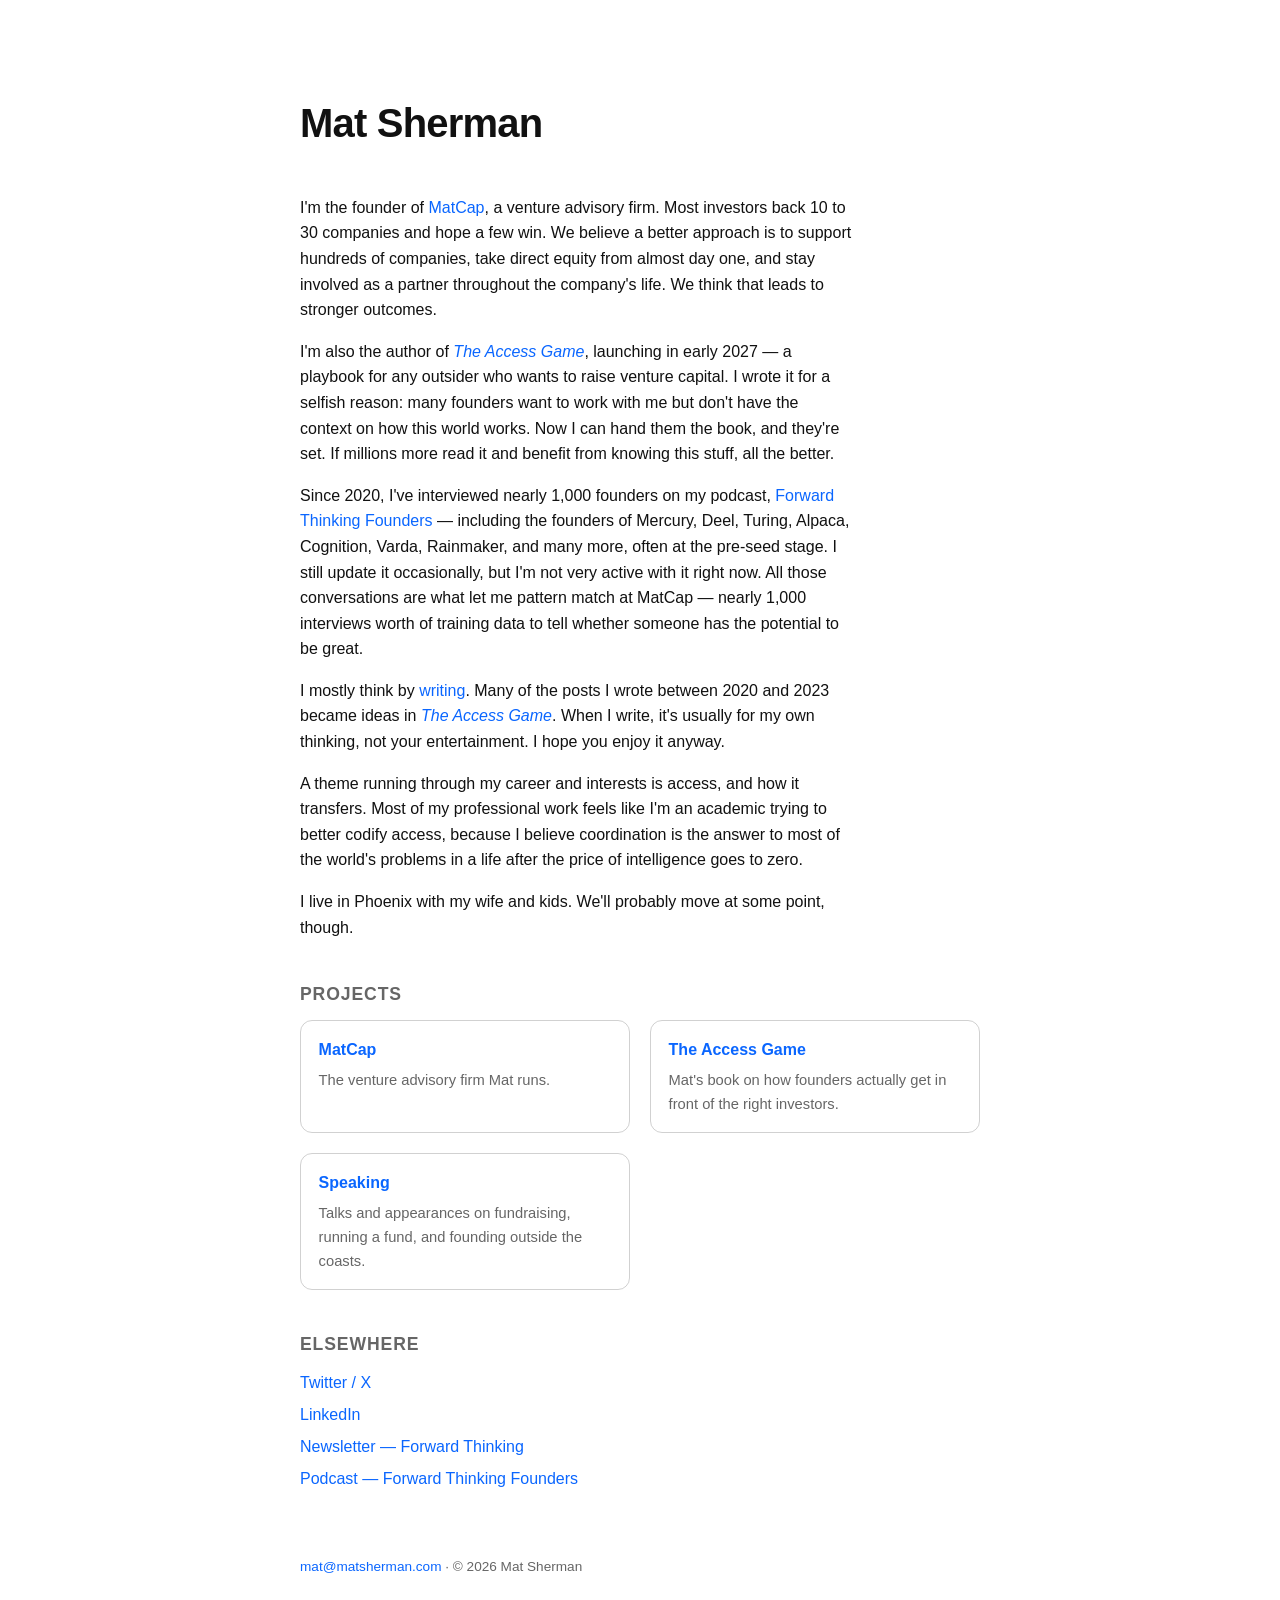
<file: index.html>
<!doctype html>
<html lang="en">
<head>
  <meta charset="UTF-8">
  <meta name="viewport" content="width=device-width, initial-scale=1.0">
  <title>Mat Sherman</title>
  <meta name="description" content="Mat Sherman — founder of MatCap, a venture advisory firm, and author of The Access Game, a playbook for outsiders raising venture capital.">
  <link rel="stylesheet" href="style.css">
</head>
<body>
  <main>
    <header class="hero">
      <h1>Mat Sherman</h1>
    </header>

    <section id="about">
      <p>
        I'm the founder of <a href="/matcap/">MatCap</a>, a venture advisory
        firm. Most investors back 10 to 30 companies and hope a few win. We
        believe a better approach is to support hundreds of companies, take
        direct equity from almost day one, and stay involved as a partner
        throughout the company's life. We think that leads to stronger
        outcomes.
      </p>
      <p>
        I'm also the author of <em><a href="/book/">The Access Game</a></em>,
        launching in early 2027 — a playbook for any outsider who wants to
        raise venture capital. I wrote it for a selfish reason: many founders
        want to work with me but
        don't have the context on how this world works. Now I can hand them
        the book, and they're set. If millions more read it and benefit from
        knowing this stuff, all the better.
      </p>
      <p>
        Since 2020, I've interviewed nearly 1,000 founders on my podcast,
        <a href="https://ftf.matsherman.com">Forward Thinking Founders</a> —
        including the founders of Mercury, Deel, Turing, Alpaca, Cognition,
        Varda, Rainmaker, and many more, often at the pre-seed stage. I still
        update it occasionally, but I'm not very active with it right now.
        All those conversations are what let me pattern match at MatCap — nearly 1,000
        interviews worth of training data to tell whether someone has the
        potential to be great.
      </p>
      <p>
        I mostly think by
        <a href="https://forwardthinking.substack.com">writing</a>. Many of
        the posts I wrote between 2020 and 2023 became ideas in
        <em><a href="/book/">The Access Game</a></em>. When I write, it's
        usually for my own thinking, not your entertainment. I hope you enjoy
        it anyway.
      </p>
      <p>
        A theme running through my career and interests is access, and how it
        transfers. Most of my professional work feels like I'm an academic
        trying to better codify access, because I believe coordination is the
        answer to most of the world's problems in a life after the price of
        intelligence goes to zero.
      </p>
      <p>
        I live in Phoenix with my wife and kids. We'll probably move at some
        point, though.
      </p>
    </section>

    <section id="projects">
      <h2>Projects</h2>
      <ul class="topic-list">
        <li>
          <h3><a href="/matcap/">MatCap</a></h3>
          <p>The venture advisory firm Mat runs.</p>
        </li>
        <li>
          <h3><a href="/book/">The Access Game</a></h3>
          <p>Mat's book on how founders actually get in front of the right investors.</p>
        </li>
        <li>
          <h3><a href="/speaking/">Speaking</a></h3>
          <p>Talks and appearances on fundraising, running a fund, and founding outside the coasts.</p>
        </li>
      </ul>
    </section>

    <section id="links">
      <h2>Elsewhere</h2>
      <ul>
        <li><a href="https://x.com/mat_Sherman">Twitter / X</a></li>
        <li><a href="https://www.linkedin.com/in/matsherman/">LinkedIn</a></li>
        <li><a href="https://forwardthinking.substack.com">Newsletter — Forward Thinking</a></li>
        <li><a href="https://ftf.matsherman.com">Podcast — Forward Thinking Founders</a></li>
      </ul>
    </section>

    <footer>
      <p>
        <a href="mailto:mat@matsherman.com">mat@matsherman.com</a>
        &middot; &copy; <span id="year"></span> Mat Sherman
      </p>
    </footer>
  </main>

  <script src="script.js"></script>
</body>
</html>
</file>
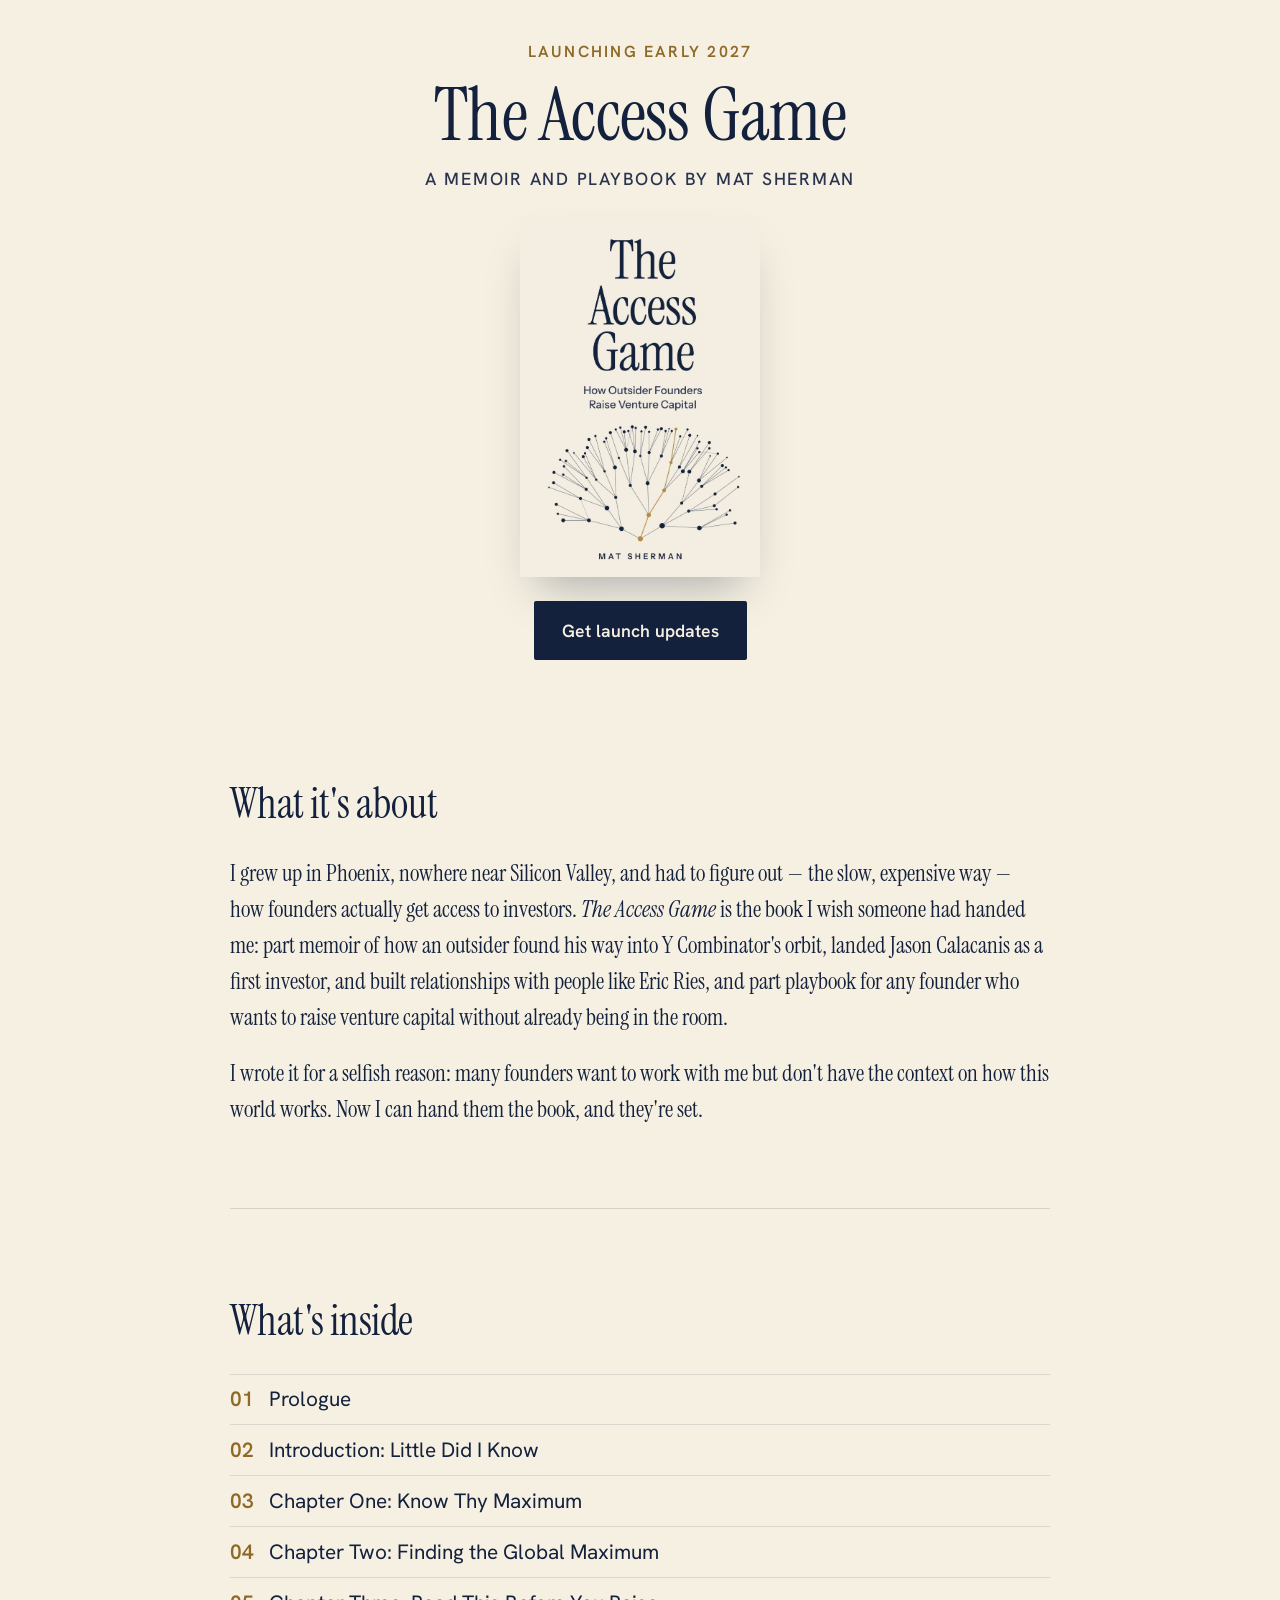
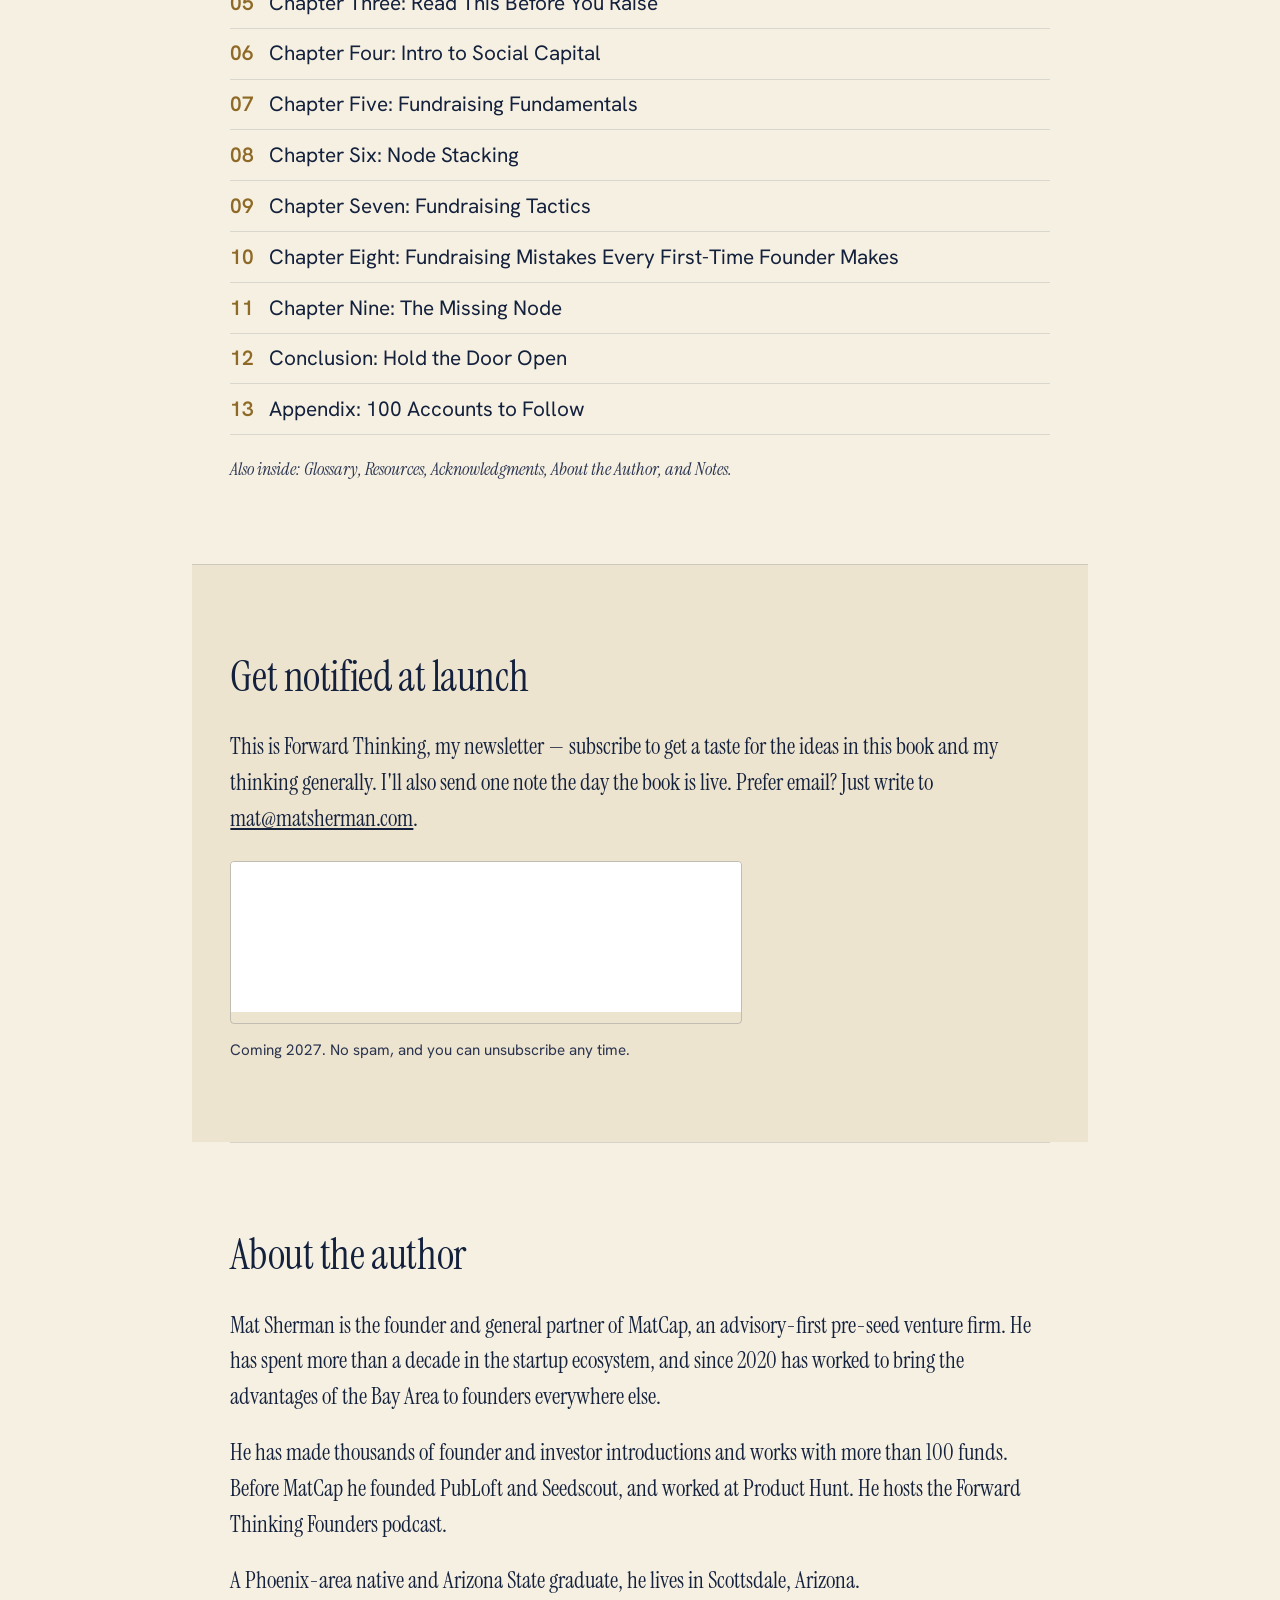
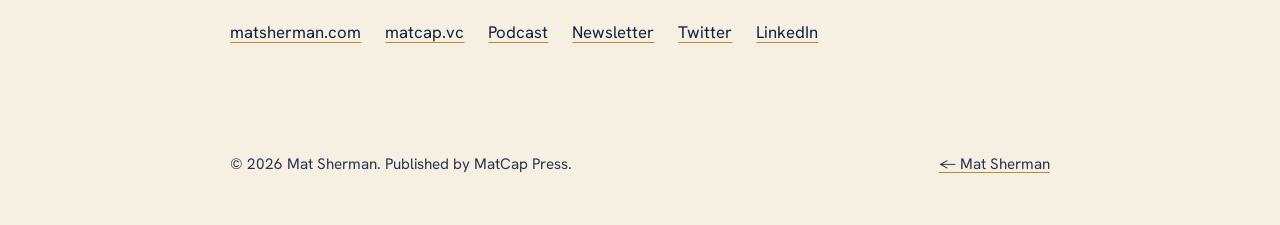
<file: book/index.html>
<!doctype html>
<html lang="en">
<head>
<meta charset="utf-8">
<meta name="viewport" content="width=device-width, initial-scale=1">
<title>The Access Game — Mat Sherman</title>
<meta name="description" content="The Access Game: How Outsider Founders Get in the Room and Raise Venture Capital. A memoir and playbook by Mat Sherman, launching early 2027.">
<meta property="og:title" content="The Access Game by Mat Sherman">
<meta property="og:description" content="For founders trying to raise venture capital: how outsiders get in the room and raise money, from Mat Sherman.">
<meta property="og:type" content="book">
<meta property="og:image" content="https://matsherman.com/book/img/og.jpg">
<meta property="og:image:width" content="1200">
<meta property="og:image:height" content="630">
<meta name="twitter:card" content="summary_large_image">
<meta name="twitter:title" content="The Access Game by Mat Sherman">
<meta name="twitter:description" content="For founders trying to raise venture capital: how outsiders get in the room and raise money.">
<meta name="twitter:image" content="https://matsherman.com/book/img/og.jpg">
<meta name="theme-color" content="#F6F0E2">
<link rel="preconnect" href="https://fonts.googleapis.com">
<link rel="preconnect" href="https://fonts.gstatic.com" crossorigin>
<link href="https://fonts.googleapis.com/css2?family=Hanken+Grotesk:wght@400;500;600&family=Instrument+Serif:ital@0;1&display=swap" rel="stylesheet">
<style>
  :root {
    --ivory: #F6F0E2;
    --ivory-deep: #EDE4D0;
    --navy: #14213D;
    --navy-soft: #2A3450;
    --gold: #B8893B;
    --gold-deep: #8F6A27;
    --serif: "Instrument Serif", "Iowan Old Style", Georgia, serif;
    --sans: "Hanken Grotesk", system-ui, -apple-system, "Segoe UI", sans-serif;
    --pad: clamp(1.25rem, 3vw, 2.5rem);
  }
  *, *::before, *::after { box-sizing: border-box; }
  body {
    margin: 0;
    background: var(--ivory);
    color: var(--navy);
    font-family: var(--serif);
    font-size: 1.45rem;
    line-height: 1.55;
    -webkit-font-smoothing: antialiased;
  }
  a { color: inherit; }
  :focus-visible { outline: 2px solid var(--gold); outline-offset: 3px; }
  main { max-width: 56rem; margin: 0 auto; padding: 0 var(--pad); }
  section { padding: clamp(3rem, 7vw, 5rem) 0; }
  section + section { border-top: 1px solid rgba(20, 33, 61, 0.14); }

  /* Hero */
  .hero {
    max-width: 62rem;
    margin: 0 auto;
    padding: clamp(1.75rem, 4vw, 2.5rem) var(--pad) clamp(1.5rem, 4vw, 2rem);
    text-align: center;
  }
  .eyebrow {
    margin: 0 0 0.75rem;
    font-family: var(--sans);
    font-weight: 600;
    font-size: 1rem;
    letter-spacing: 0.14em;
    text-transform: uppercase;
    color: var(--gold-deep);
  }
  h1 {
    margin: 0;
    font-weight: 400;
    font-size: clamp(3rem, 7vw, 4.6rem);
    line-height: 1.04;
    letter-spacing: -0.01em;
    color: var(--navy);
  }
  .author {
    margin: 0.75rem 0 0;
    font-family: var(--sans);
    font-weight: 500;
    font-size: 1.1rem;
    letter-spacing: 0.1em;
    text-transform: uppercase;
    color: var(--navy-soft);
  }
  .cover {
    display: block;
    width: 15rem;
    height: auto;
    margin: 1.5rem auto 0;
    border-radius: 2px;
    box-shadow: 0 24px 44px -18px rgba(20, 33, 61, 0.35);
  }
  .hero-cta { margin-top: 1.5rem; }
  .btn {
    display: inline-block;
    font-family: var(--sans);
    font-weight: 600;
    font-size: 1.1rem;
    text-decoration: none;
    background: var(--navy);
    color: var(--ivory);
    border: 0;
    padding: 1rem 1.75rem;
    border-radius: 2px;
    cursor: pointer;
    transition: background 0.2s;
  }
  .btn:hover { background: var(--gold-deep); }

  h2 {
    margin: 0 0 1.25rem;
    font-weight: 400;
    font-size: clamp(2.1rem, 4vw, 2.6rem);
    letter-spacing: -0.01em;
  }
  p { margin: 0 0 1.25rem; }
  p:last-child { margin-bottom: 0; }

  /* Contents */
  .toc { list-style: none; margin: 0; padding: 0; counter-reset: toc; font-family: var(--sans); font-size: 1.3rem; }
  .toc li {
    counter-increment: toc;
    padding: 0.55rem 0;
    border-top: 1px solid rgba(20, 33, 61, 0.12);
  }
  .toc li:last-child { border-bottom: 1px solid rgba(20, 33, 61, 0.12); }
  .toc li::before {
    content: counter(toc, decimal-leading-zero);
    color: var(--gold-deep);
    font-weight: 600;
    margin-right: 0.9rem;
    font-variant-numeric: tabular-nums;
  }
  .also { margin-top: 1.25rem; font-style: italic; color: var(--navy-soft); font-size: 1.15rem; }

  /* Signup */
  .signup { background: var(--ivory-deep); margin: 0 calc(var(--pad) * -1); padding-left: var(--pad); padding-right: var(--pad); }
  .embed-frame { max-width: 32rem; border-radius: 4px; overflow: hidden; border: 1px solid rgba(20, 33, 61, 0.2); margin-top: 1.5rem; }
  .fine { margin-top: 0.9rem; font-family: var(--sans); font-size: 0.95rem; color: var(--navy-soft); }

  /* Author */
  .author-sec .links { font-family: var(--sans); font-size: 1.05rem; display: flex; flex-wrap: wrap; gap: 1.5rem; margin-top: 1.25rem; }
  .author-sec .links a { text-decoration-color: var(--gold); text-underline-offset: 4px; }

  footer {
    max-width: 56rem;
    margin: 0 auto;
    padding: 1.75rem var(--pad) 3rem;
    font-family: var(--sans);
    font-size: 0.95rem;
    color: var(--navy-soft);
    display: flex;
    flex-wrap: wrap;
    gap: 0.5rem 1.5rem;
    justify-content: space-between;
  }
  footer a { text-decoration-color: var(--gold); text-underline-offset: 3px; }
</style>
</head>
<body>

<header class="hero">
  <p class="eyebrow">Launching early 2027</p>
  <h1>The Access Game</h1>
  <p class="author">A memoir and playbook by Mat Sherman</p>
  <img class="cover" src="img/cover.jpg" width="1333" height="2000" alt="Cover of The Access Game by Mat Sherman: How Outsider Founders Raise Venture Capital, with a gold path rising through a branching network of navy nodes on a cream background.">
  <div class="hero-cta"><a class="btn" href="#notify">Get launch updates</a></div>
</header>

<main>
  <section id="about-book">
    <h2>What it's about</h2>
    <p>
      I grew up in Phoenix, nowhere near Silicon Valley, and had to figure
      out — the slow, expensive way — how founders actually get access to
      investors. <em>The Access Game</em> is the book I wish someone had
      handed me: part memoir of how an outsider found his way into Y
      Combinator's orbit, landed Jason Calacanis as a first investor, and
      built relationships with people like Eric Ries, and part playbook for
      any founder who wants to raise venture capital without already being
      in the room.
    </p>
    <p>
      I wrote it for a selfish reason: many founders want to work with me
      but don't have the context on how this world works. Now I can hand
      them the book, and they're set.
    </p>
  </section>

  <section id="toc">
    <h2>What's inside</h2>
    <ol class="toc">
      <li>Prologue</li>
      <li>Introduction: Little Did I Know</li>
      <li>Chapter One: Know Thy Maximum</li>
      <li>Chapter Two: Finding the Global Maximum</li>
      <li>Chapter Three: Read This Before You Raise</li>
      <li>Chapter Four: Intro to Social Capital</li>
      <li>Chapter Five: Fundraising Fundamentals</li>
      <li>Chapter Six: Node Stacking</li>
      <li>Chapter Seven: Fundraising Tactics</li>
      <li>Chapter Eight: Fundraising Mistakes Every First-Time Founder Makes</li>
      <li>Chapter Nine: The Missing Node</li>
      <li>Conclusion: Hold the Door Open</li>
      <li>Appendix: 100 Accounts to Follow</li>
    </ol>
    <p class="also">Also inside: Glossary, Resources, Acknowledgments, About the Author, and Notes.</p>
  </section>

  <section id="notify" class="signup">
    <h2>Get notified at launch</h2>
    <p>
      This is Forward Thinking, my newsletter — subscribe to get a taste
      for the ideas in this book and my thinking generally. I'll also send
      one note the day the book is live. Prefer email? Just write to
      <a href="mailto:mat@matsherman.com?subject=Notify%20me%20when%20The%20Access%20Game%20launches">mat@matsherman.com</a>.
    </p>
    <div class="embed-frame">
      <iframe
        src="https://forwardthinking.substack.com/embed"
        width="100%"
        height="150"
        style="border:0; background:white;"
        frameborder="0"
        scrolling="no">
      </iframe>
    </div>
    <p class="fine">Coming 2027. No spam, and you can unsubscribe any time.</p>
  </section>

  <section id="author" class="author-sec">
    <h2>About the author</h2>
    <p>
      Mat Sherman is the founder and general partner of MatCap, an
      advisory-first pre-seed venture firm. He has spent more than a decade
      in the startup ecosystem, and since 2020 has worked to bring the
      advantages of the Bay Area to founders everywhere else.
    </p>
    <p>
      He has made thousands of founder and investor introductions and works
      with more than 100 funds. Before MatCap he founded PubLoft and
      Seedscout, and worked at Product Hunt. He hosts the Forward Thinking
      Founders podcast.
    </p>
    <p>A Phoenix-area native and Arizona State graduate, he lives in Scottsdale, Arizona.</p>
    <div class="links">
      <a href="/">matsherman.com</a>
      <a href="https://www.matcap.vc">matcap.vc</a>
      <a href="https://ftf.matsherman.com">Podcast</a>
      <a href="https://forwardthinking.substack.com">Newsletter</a>
      <a href="https://x.com/mat_Sherman">Twitter</a>
      <a href="https://www.linkedin.com/in/matsherman/">LinkedIn</a>
    </div>
  </section>

</main>

<footer>
  <span>&copy; 2026 Mat Sherman. Published by MatCap Press.</span>
  <a href="/">&larr; Mat Sherman</a>
</footer>

</body>
</html>
</file>
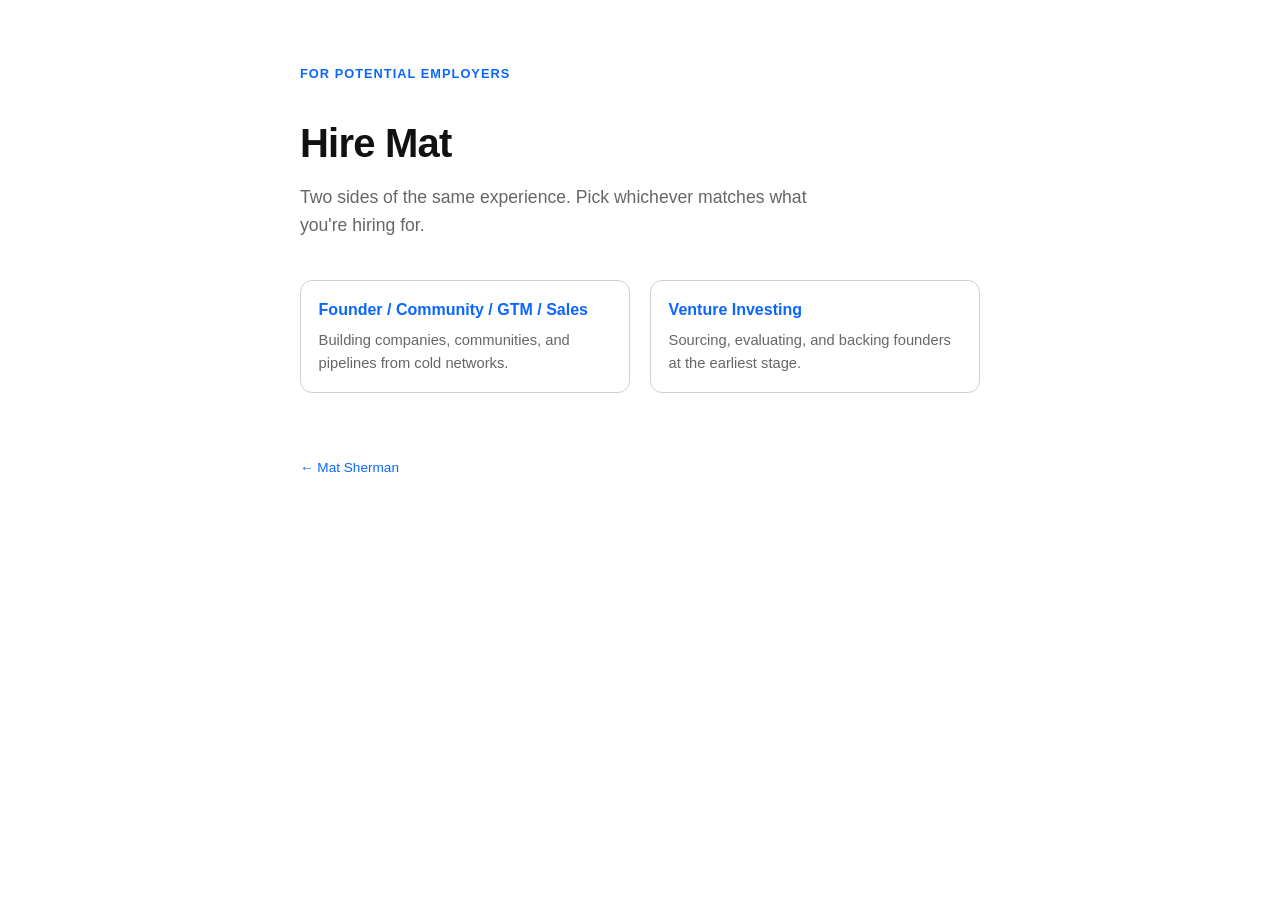
<file: hire/index.html>
<!doctype html>
<html lang="en">
<head>
  <meta charset="UTF-8">
  <meta name="viewport" content="width=device-width, initial-scale=1.0">
  <meta name="robots" content="noindex, nofollow">
  <title>Hire Mat Sherman</title>
  <meta name="description" content="Mat Sherman — founder, community builder, and venture advisor. What I'd bring to a GTM/community/sales role, or a venture investing role.">
  <link rel="stylesheet" href="../style.css">
</head>
<body>
  <main>
    <header class="hero">
      <p class="eyebrow">For potential employers</p>
      <h1>Hire Mat</h1>
      <p class="tagline">
        Two sides of the same experience. Pick whichever matches what
        you're hiring for.
      </p>
    </header>

    <section id="tracks">
      <ul class="topic-list">
        <li>
          <h3><a href="/hire/gtm/">Founder / Community / GTM / Sales</a></h3>
          <p>Building companies, communities, and pipelines from cold networks.</p>
        </li>
        <li>
          <h3><a href="/hire/vc/">Venture Investing</a></h3>
          <p>Sourcing, evaluating, and backing founders at the earliest stage.</p>
        </li>
      </ul>
    </section>

    <footer>
      <p><a href="/">&larr; Mat Sherman</a></p>
    </footer>
  </main>
</body>
</html>
</file>
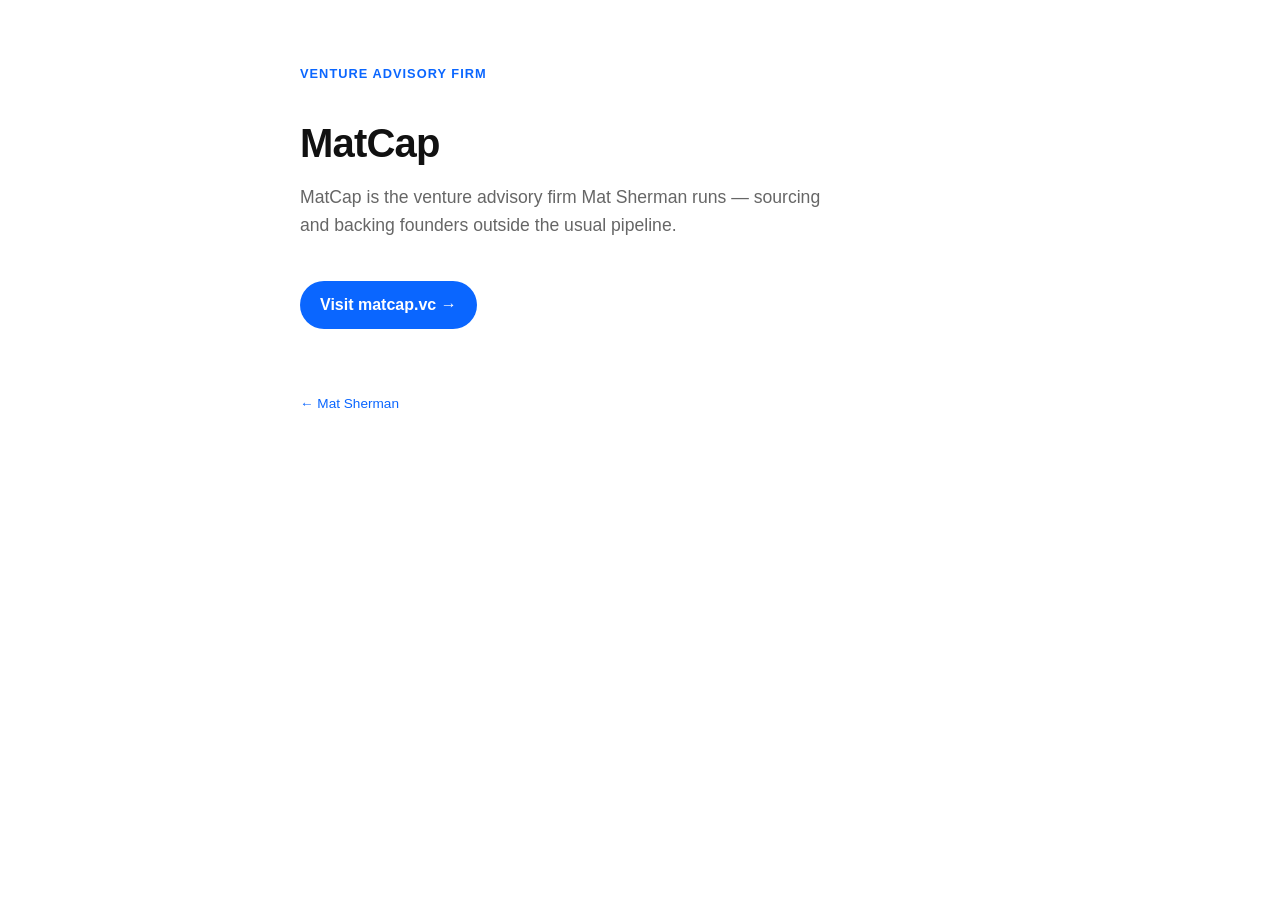
<file: matcap/index.html>
<!doctype html>
<html lang="en">
<head>
  <meta charset="UTF-8">
  <meta name="viewport" content="width=device-width, initial-scale=1.0">
  <title>MatCap — Mat Sherman</title>
  <meta name="description" content="MatCap is the venture advisory firm Mat Sherman runs.">
  <link rel="stylesheet" href="../style.css">
</head>
<body>
  <main>
    <header class="hero">
      <p class="eyebrow">Venture advisory firm</p>
      <h1>MatCap</h1>
      <p class="tagline">
        MatCap is the venture advisory firm Mat Sherman runs — sourcing and
        backing founders outside the usual pipeline.
      </p>
      <a class="cta" href="https://www.matcap.vc">
        Visit matcap.vc →
      </a>
    </header>

    <footer>
      <p><a href="/">&larr; Mat Sherman</a></p>
    </footer>
  </main>
</body>
</html>
</file>
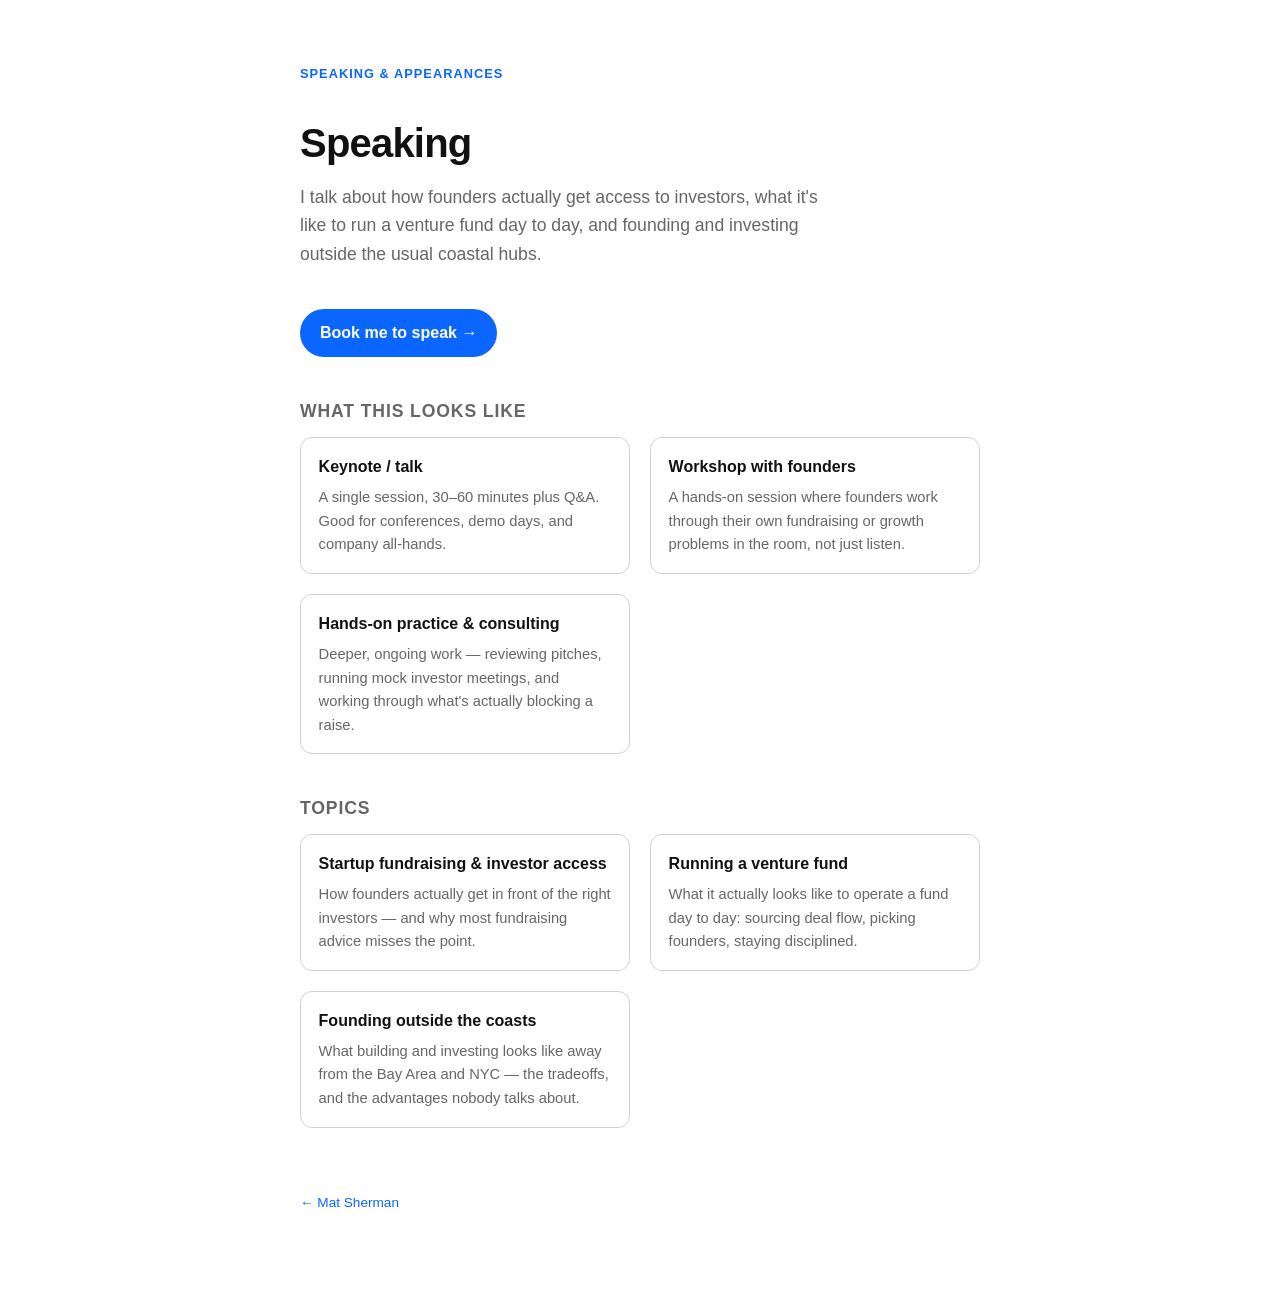
<file: speaking/index.html>
<!doctype html>
<html lang="en">
<head>
  <meta charset="UTF-8">
  <meta name="viewport" content="width=device-width, initial-scale=1.0">
  <title>Speaking — Mat Sherman</title>
  <meta name="description" content="Mat Sherman speaks on fundraising, venture investing, and founding outside the coasts.">
  <link rel="stylesheet" href="../style.css">
</head>
<body>
  <main>
    <header class="hero">
      <p class="eyebrow">Speaking &amp; appearances</p>
      <h1>Speaking</h1>
      <p class="tagline">
        I talk about how founders actually get access to investors, what it's
        like to run a venture fund day to day, and founding and investing
        outside the usual coastal hubs.
      </p>
      <a class="cta" href="mailto:mat@matsherman.com?subject=Speaking%20inquiry">
        Book me to speak →
      </a>
    </header>

    <section id="formats">
      <h2>What this looks like</h2>
      <ul class="topic-list">
        <li>
          <h3>Keynote / talk</h3>
          <p>A single session, 30–60 minutes plus Q&amp;A. Good for conferences, demo days, and company all-hands.</p>
        </li>
        <li>
          <h3>Workshop with founders</h3>
          <p>A hands-on session where founders work through their own fundraising or growth problems in the room, not just listen.</p>
        </li>
        <li>
          <h3>Hands-on practice &amp; consulting</h3>
          <p>Deeper, ongoing work — reviewing pitches, running mock investor meetings, and working through what's actually blocking a raise.</p>
        </li>
      </ul>
    </section>

    <section id="topics">
      <h2>Topics</h2>
      <ul class="topic-list">
        <li>
          <h3>Startup fundraising &amp; investor access</h3>
          <p>How founders actually get in front of the right investors — and why most fundraising advice misses the point.</p>
        </li>
        <li>
          <h3>Running a venture fund</h3>
          <p>What it actually looks like to operate a fund day to day: sourcing deal flow, picking founders, staying disciplined.</p>
        </li>
        <li>
          <h3>Founding outside the coasts</h3>
          <p>What building and investing looks like away from the Bay Area and NYC — the tradeoffs, and the advantages nobody talks about.</p>
        </li>
      </ul>
    </section>

    <footer>
      <p><a href="/">&larr; Mat Sherman</a></p>
    </footer>
  </main>
</body>
</html>
</file>
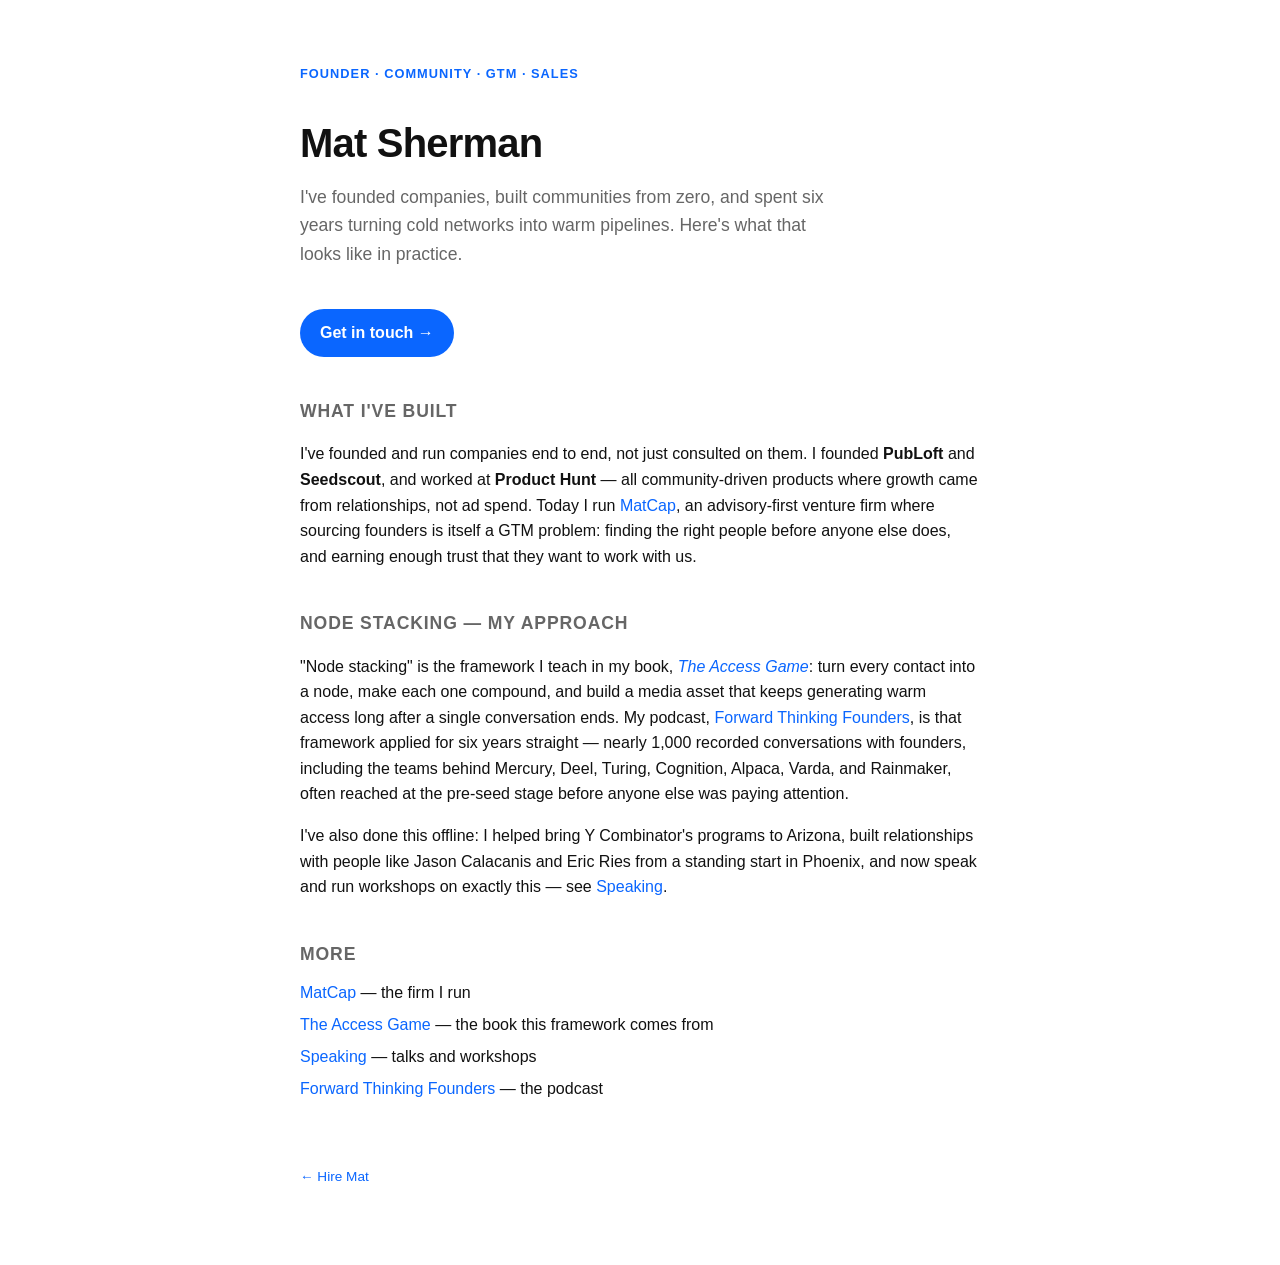
<file: hire/gtm/index.html>
<!doctype html>
<html lang="en">
<head>
  <meta charset="UTF-8">
  <meta name="viewport" content="width=device-width, initial-scale=1.0">
  <meta name="robots" content="noindex, nofollow">
  <title>Mat Sherman — Founder / Community / GTM / Sales</title>
  <meta name="description" content="Mat Sherman on founding, community-building, GTM, and sales — PubLoft, Seedscout, Product Hunt, and six years of turning cold networks into warm pipelines.">
  <link rel="stylesheet" href="../../style.css">
</head>
<body>
  <main>
    <header class="hero">
      <p class="eyebrow">Founder &middot; Community &middot; GTM &middot; Sales</p>
      <h1>Mat Sherman</h1>
      <p class="tagline">
        I've founded companies, built communities from zero, and spent six
        years turning cold networks into warm pipelines. Here's what that
        looks like in practice.
      </p>
      <a class="cta" href="mailto:mat@matsherman.com?subject=Role%20inquiry">
        Get in touch →
      </a>
    </header>

    <section id="built">
      <h2>What I've built</h2>
      <p>
        I've founded and run companies end to end, not just consulted on
        them. I founded <strong>PubLoft</strong> and <strong>Seedscout</strong>,
        and worked at <strong>Product Hunt</strong> — all community-driven
        products where growth came from relationships, not ad spend. Today I
        run <a href="/matcap/">MatCap</a>, an advisory-first venture firm
        where sourcing founders is itself a GTM problem: finding the right
        people before anyone else does, and earning enough trust that they
        want to work with us.
      </p>
    </section>

    <section id="node-stacking">
      <h2>Node stacking — my approach</h2>
      <p>
        "Node stacking" is the framework I teach in my book,
        <em><a href="/book/">The Access Game</a></em>: turn every contact
        into a node, make each one compound, and build a media asset that
        keeps generating warm access long after a single conversation ends.
        My podcast, <a href="https://ftf.matsherman.com">Forward Thinking
        Founders</a>, is that framework applied for six years straight —
        nearly 1,000 recorded conversations with founders, including the
        teams behind Mercury, Deel, Turing, Cognition, Alpaca, Varda, and
        Rainmaker, often reached at the pre-seed stage before anyone else
        was paying attention.
      </p>
      <p>
        I've also done this offline: I helped bring Y Combinator's programs
        to Arizona, built relationships with people like Jason Calacanis and
        Eric Ries from a standing start in Phoenix, and now speak and run
        workshops on exactly this — see <a href="/speaking/">Speaking</a>.
      </p>
    </section>

    <section id="links">
      <h2>More</h2>
      <ul>
        <li><a href="/matcap/">MatCap</a> — the firm I run</li>
        <li><a href="/book/">The Access Game</a> — the book this framework comes from</li>
        <li><a href="/speaking/">Speaking</a> — talks and workshops</li>
        <li><a href="https://ftf.matsherman.com">Forward Thinking Founders</a> — the podcast</li>
      </ul>
    </section>

    <footer>
      <p><a href="/hire/">&larr; Hire Mat</a></p>
    </footer>
  </main>
</body>
</html>
</file>
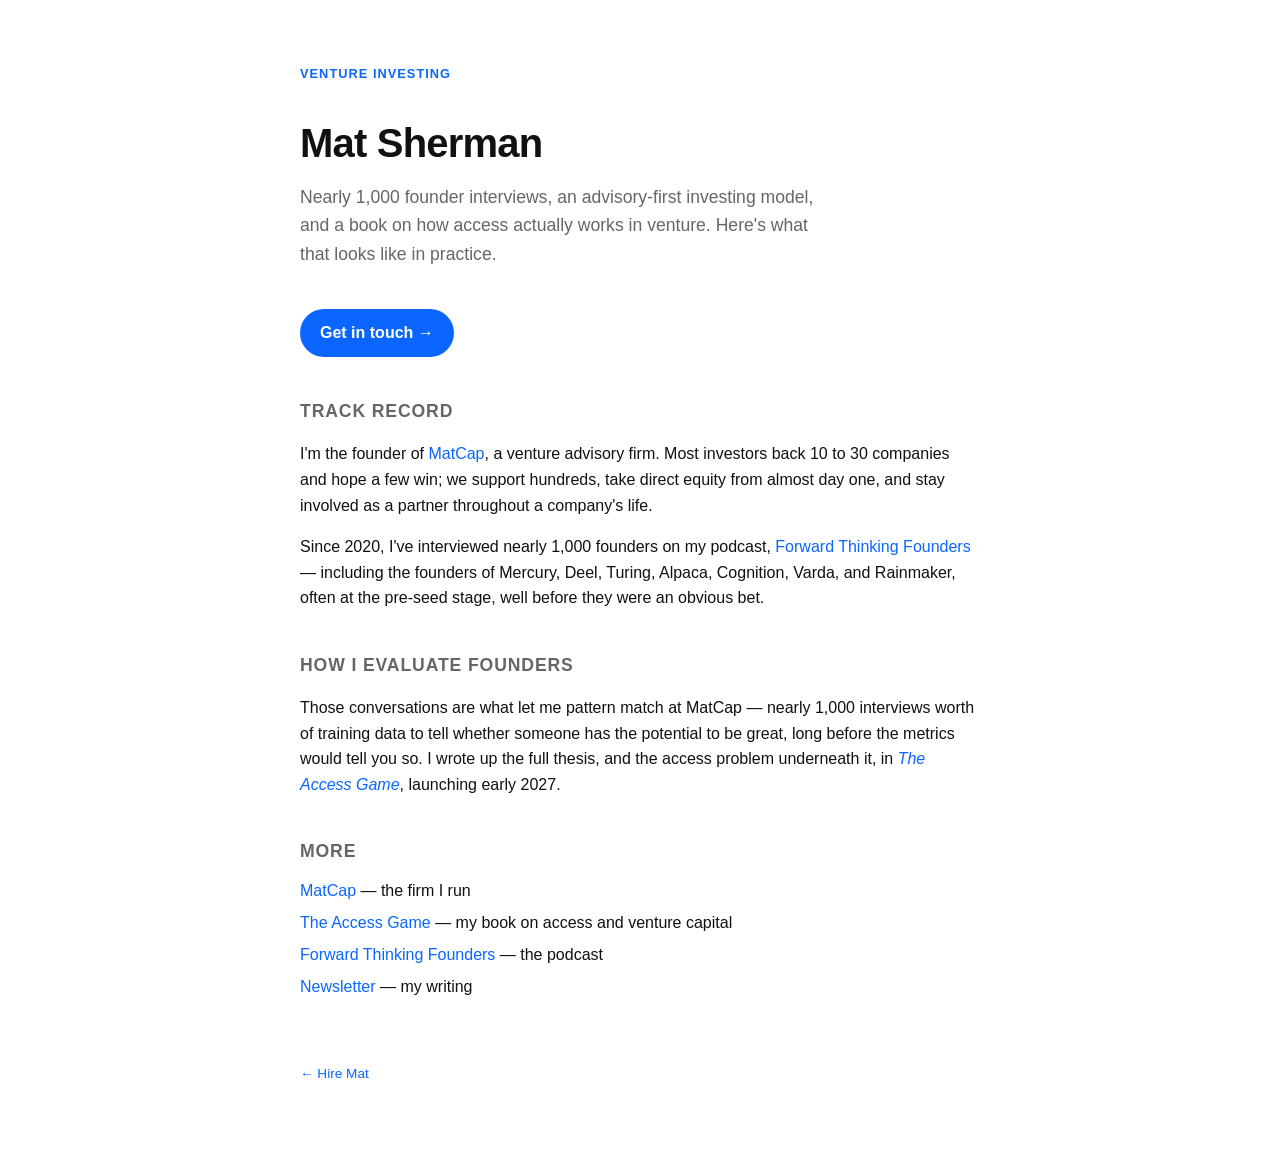
<file: hire/vc/index.html>
<!doctype html>
<html lang="en">
<head>
  <meta charset="UTF-8">
  <meta name="viewport" content="width=device-width, initial-scale=1.0">
  <meta name="robots" content="noindex, nofollow">
  <title>Mat Sherman — Venture Investing</title>
  <meta name="description" content="Mat Sherman on venture investing — founder of MatCap, host of Forward Thinking Founders, and author of The Access Game.">
  <link rel="stylesheet" href="../../style.css">
</head>
<body>
  <main>
    <header class="hero">
      <p class="eyebrow">Venture Investing</p>
      <h1>Mat Sherman</h1>
      <p class="tagline">
        Nearly 1,000 founder interviews, an advisory-first investing model,
        and a book on how access actually works in venture. Here's what
        that looks like in practice.
      </p>
      <a class="cta" href="mailto:mat@matsherman.com?subject=Role%20inquiry">
        Get in touch →
      </a>
    </header>

    <section id="track-record">
      <h2>Track record</h2>
      <p>
        I'm the founder of <a href="/matcap/">MatCap</a>, a venture advisory
        firm. Most investors back 10 to 30 companies and hope a few win; we
        support hundreds, take direct equity from almost day one, and stay
        involved as a partner throughout a company's life.
      </p>
      <p>
        Since 2020, I've interviewed nearly 1,000 founders on my podcast,
        <a href="https://ftf.matsherman.com">Forward Thinking Founders</a> —
        including the founders of Mercury, Deel, Turing, Alpaca, Cognition,
        Varda, and Rainmaker, often at the pre-seed stage, well before they
        were an obvious bet.
      </p>
    </section>

    <section id="pattern-matching">
      <h2>How I evaluate founders</h2>
      <p>
        Those conversations are what let me pattern match at MatCap — nearly
        1,000 interviews worth of training data to tell whether someone has
        the potential to be great, long before the metrics would tell you
        so. I wrote up the full thesis, and the access problem underneath
        it, in <em><a href="/book/">The Access Game</a></em>, launching
        early 2027.
      </p>
    </section>

    <section id="links">
      <h2>More</h2>
      <ul>
        <li><a href="/matcap/">MatCap</a> — the firm I run</li>
        <li><a href="/book/">The Access Game</a> — my book on access and venture capital</li>
        <li><a href="https://ftf.matsherman.com">Forward Thinking Founders</a> — the podcast</li>
        <li><a href="https://forwardthinking.substack.com">Newsletter</a> — my writing</li>
      </ul>
    </section>

    <footer>
      <p><a href="/hire/">&larr; Hire Mat</a></p>
    </footer>
  </main>
</body>
</html>
</file>
<file: style.css>
:root {
  --bg: #ffffff;
  --fg: #111111;
  --muted: #666666;
  --accent: #0a66ff;
}

@media (prefers-color-scheme: dark) {
  :root {
    --bg: #0e0e0e;
    --fg: #f2f2f2;
    --muted: #999999;
    --accent: #5b9dff;
  }
}

* {
  box-sizing: border-box;
}

body {
  margin: 0;
  background: var(--bg);
  color: var(--fg);
  font-family: -apple-system, BlinkMacSystemFont, "Segoe UI", Helvetica, Arial, sans-serif;
  line-height: 1.6;
}

main {
  max-width: 720px;
  margin: 0 auto;
  padding: 4rem 1.25rem;
}

.hero .eyebrow {
  font-size: 0.8rem;
  font-weight: 600;
  text-transform: uppercase;
  letter-spacing: 0.08em;
  color: var(--accent);
  margin: 0 0 0.75rem;
}

header h1 {
  margin-bottom: 0.5rem;
  font-size: 2.5rem;
  letter-spacing: -0.02em;
}

.tagline {
  color: var(--muted);
  margin-top: 0;
  font-size: 1.1rem;
  max-width: 54ch;
}

.cta {
  display: inline-block;
  margin-top: 1.5rem;
  padding: 0.7rem 1.25rem;
  border-radius: 999px;
  background: var(--accent);
  color: var(--bg);
  font-weight: 600;
  text-decoration: none;
}

.cta:hover {
  text-decoration: none;
  opacity: 0.9;
}

section {
  margin-top: 2.5rem;
}

section h2 {
  font-size: 1.1rem;
  text-transform: uppercase;
  letter-spacing: 0.05em;
  color: var(--muted);
  margin-bottom: 0.75rem;
}

#about p {
  max-width: 62ch;
}

.topic-list {
  display: grid;
  grid-template-columns: repeat(2, 1fr);
  gap: 1.25rem;
}

.topic-list li + li {
  margin-top: 0;
}

@media (max-width: 540px) {
  .topic-list {
    grid-template-columns: 1fr;
  }
}

.topic-list li {
  border: 1px solid color-mix(in srgb, var(--muted) 30%, transparent);
  border-radius: 12px;
  padding: 1rem 1.1rem;
}

.topic-list h3 {
  margin: 0 0 0.4rem;
  font-size: 1rem;
}

.topic-list p {
  margin: 0;
  color: var(--muted);
  font-size: 0.92rem;
}

.toc-numbered {
  list-style: none;
  counter-reset: toc;
  padding: 0;
  margin: 0;
}

.toc-numbered li {
  counter-increment: toc;
  padding: 0.6rem 0;
  border-bottom: 1px solid color-mix(in srgb, var(--muted) 25%, transparent);
}

.toc-numbered li:last-child {
  border-bottom: none;
}

.toc-numbered li::before {
  content: counter(toc, decimal-leading-zero);
  color: var(--accent);
  font-weight: 600;
  margin-right: 0.9rem;
  font-variant-numeric: tabular-nums;
}

.embed-frame {
  max-width: 480px;
  border-radius: 8px;
  overflow: hidden;
}

a {
  color: var(--accent);
  text-decoration: none;
}

a:hover {
  text-decoration: underline;
}

ul {
  list-style: none;
  padding: 0;
  margin: 0;
}

li + li {
  margin-top: 0.4rem;
}

footer {
  margin-top: 4rem;
  color: var(--muted);
  font-size: 0.85rem;
}
</file>
